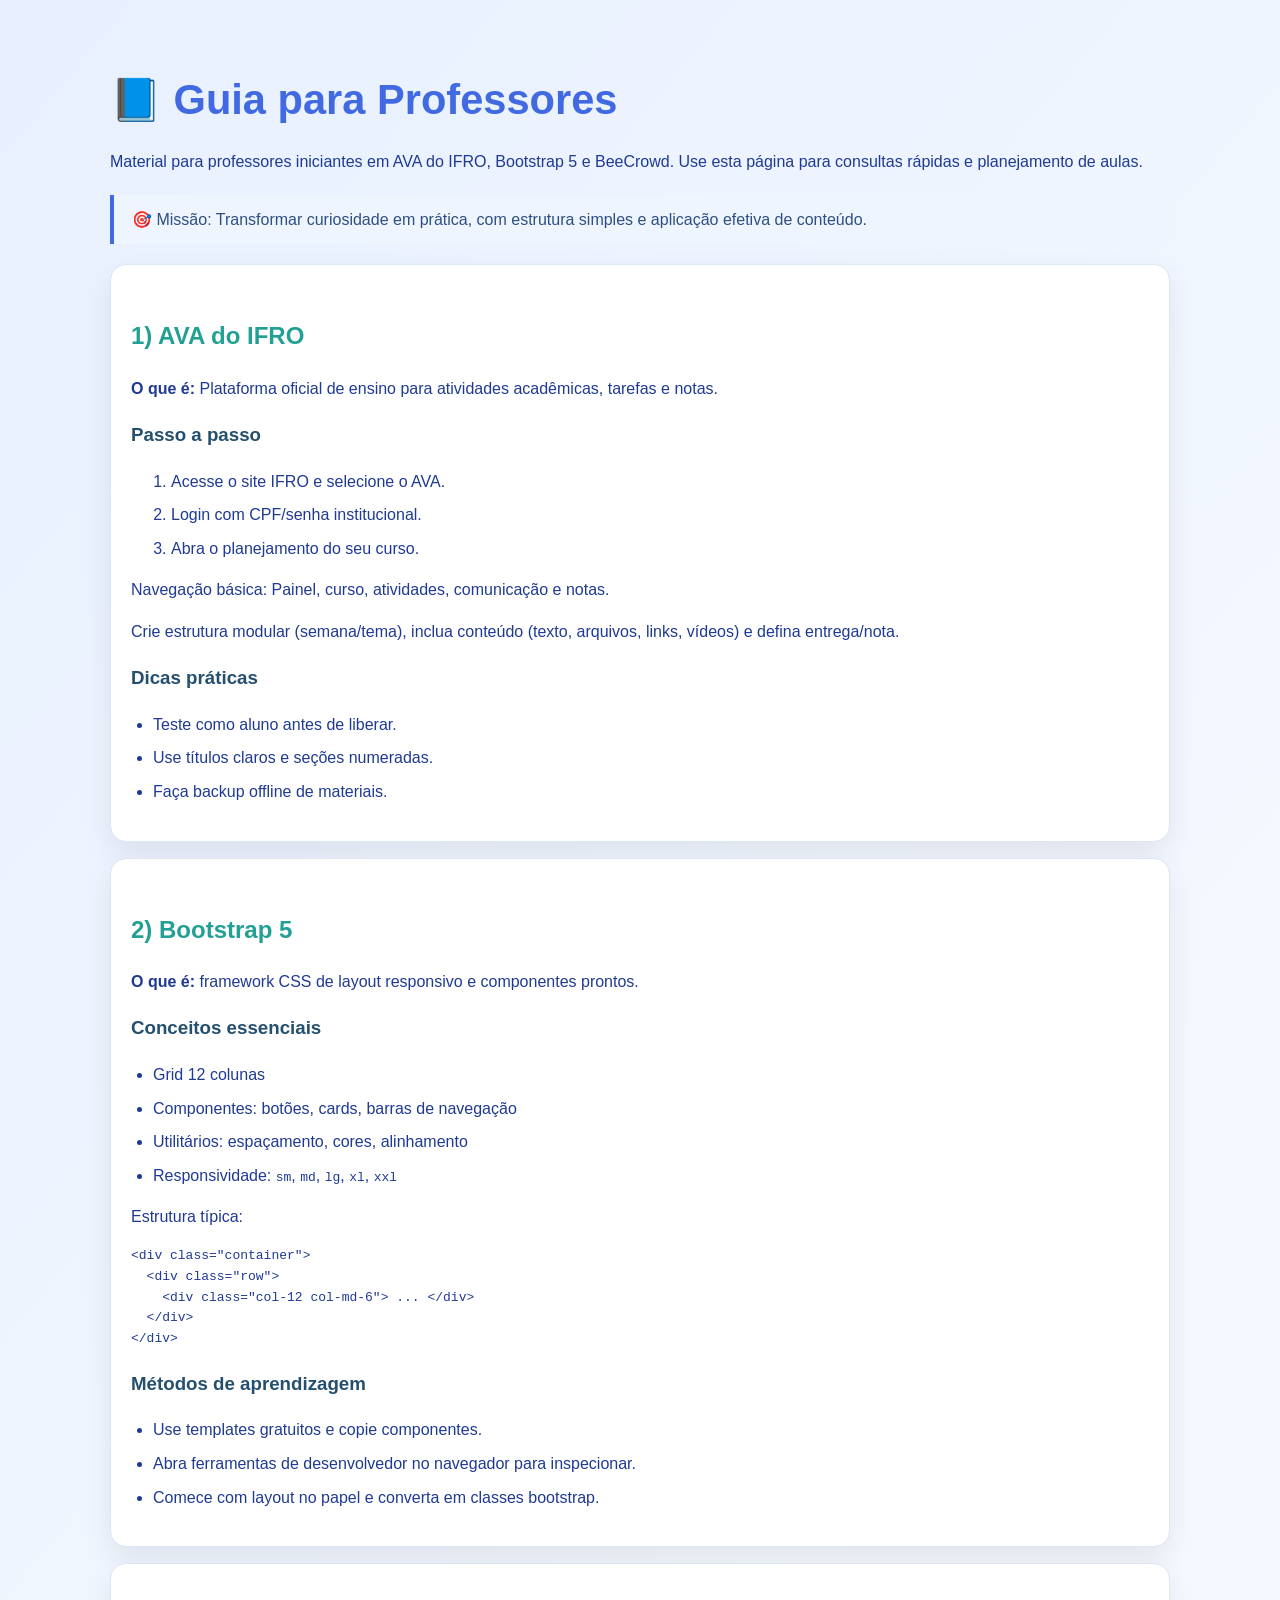
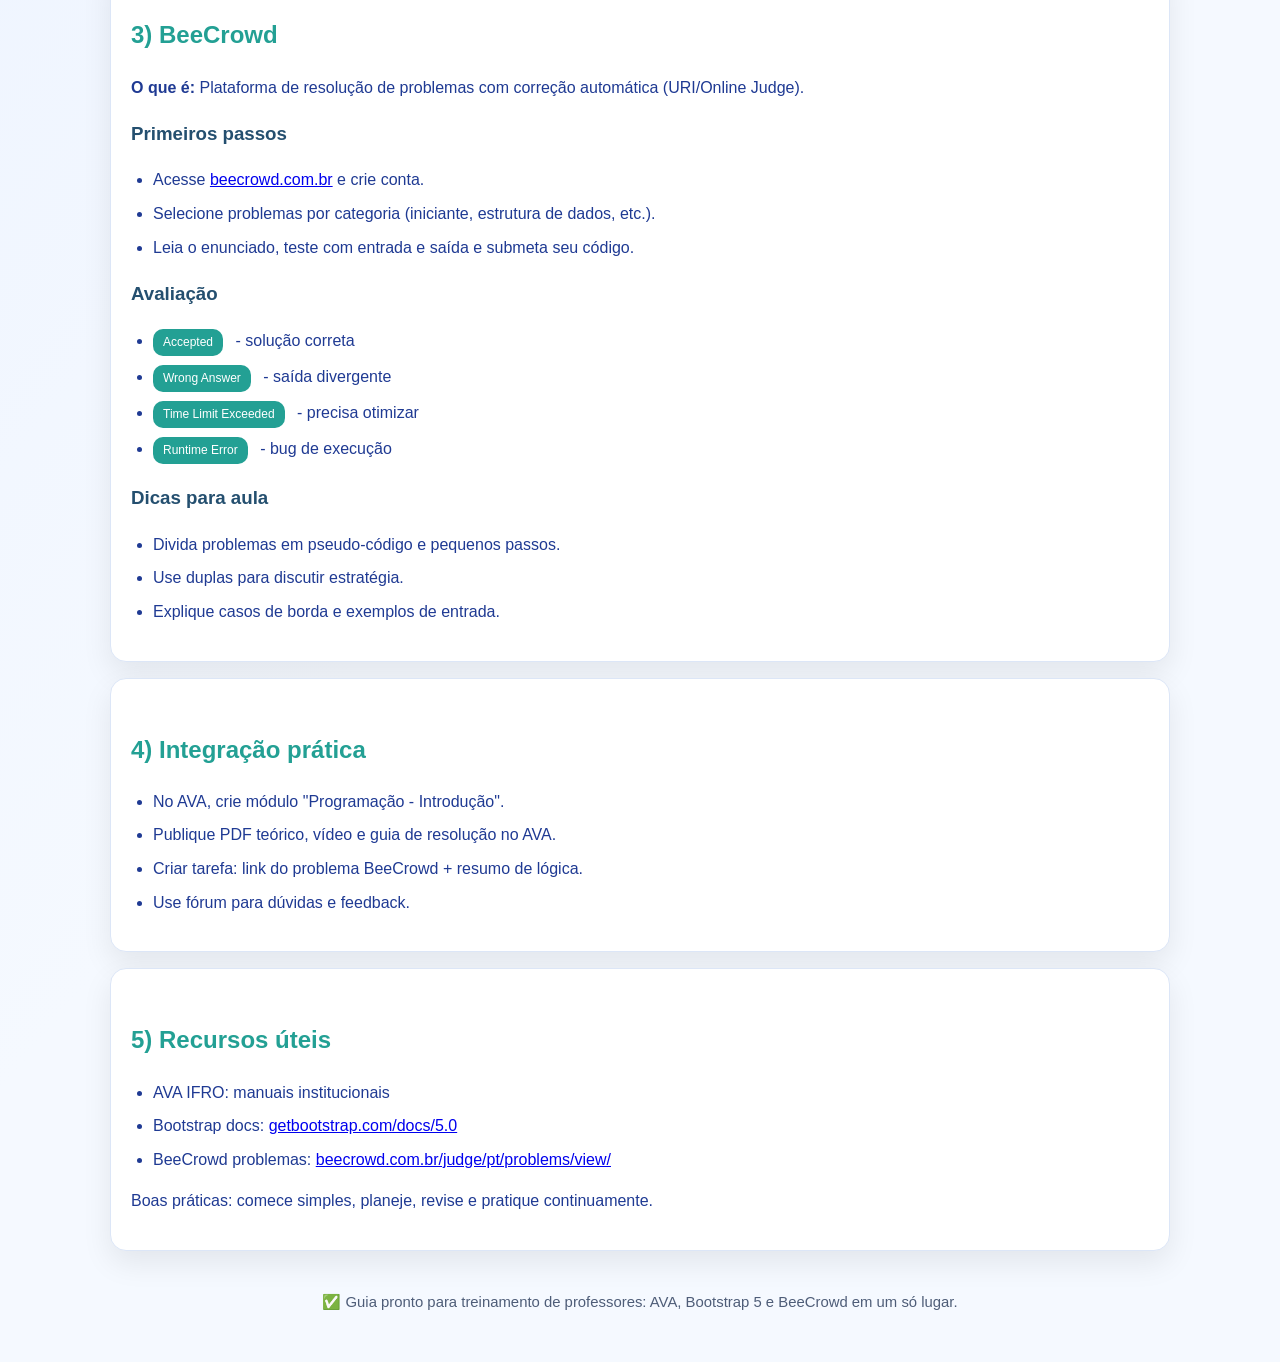
<file: index.html>
<!DOCTYPE html>
<html lang="pt-br">
<head>
    <meta charset="UTF-8">
    <meta name="viewport" content="width=device-width, initial-scale=1.0">
    <title>Guia para Professores - AVA, Bootstrap 5 e BeeCrowd</title>
    <link rel="stylesheet" href="src/estilos/index.css">
</head>
<body>
    <section class="page">
        <h1>📘 Guia para Professores</h1>
        <p>Material para professores iniciantes em AVA do IFRO, Bootstrap 5 e BeeCrowd. Use esta página para consultas rápidas e planejamento de aulas.</p>
        <blockquote>🎯 Missão: Transformar curiosidade em prática, com estrutura simples e aplicação efetiva de conteúdo.</blockquote>

        <div class="card">
            <h2>1) AVA do IFRO</h2>
            <p><strong>O que é:</strong> Plataforma oficial de ensino para atividades acadêmicas, tarefas e notas.</p>
            <h3>Passo a passo</h3>
            <ol>
                <li>Acesse o site IFRO e selecione o AVA.</li>
                <li>Login com CPF/senha institucional.</li>
                <li>Abra o planejamento do seu curso.</li>
            </ol>
            <p>Navegação básica: Painel, curso, atividades, comunicação e notas.</p>
            <p>Crie estrutura modular (semana/tema), inclua conteúdo (texto, arquivos, links, vídeos) e defina entrega/nota.</p>
            <h3>Dicas práticas</h3>
            <ul>
                <li>Teste como aluno antes de liberar.</li>
                <li>Use títulos claros e seções numeradas.</li>
                <li>Faça backup offline de materiais.</li>
            </ul>
        </div>

        <div class="card">
            <h2>2) Bootstrap 5</h2>
            <p><strong>O que é:</strong> framework CSS de layout responsivo e componentes prontos.</p>
            <h3>Conceitos essenciais</h3>
            <ul>
                <li>Grid 12 colunas</li>
                <li>Componentes: botões, cards, barras de navegação</li>
                <li>Utilitários: espaçamento, cores, alinhamento</li>
                <li>Responsividade: <code>sm</code>, <code>md</code>, <code>lg</code>, <code>xl</code>, <code>xxl</code></li>
            </ul>
            <p>Estrutura típica:</p>
            <pre><code>&lt;div class="container"&gt;
  &lt;div class="row"&gt;
    &lt;div class="col-12 col-md-6"&gt; ... &lt;/div&gt;
  &lt;/div&gt;
&lt;/div&gt;
</code></pre>
            <h3>Métodos de aprendizagem</h3>
            <ul>
                <li>Use templates gratuitos e copie componentes.</li>
                <li>Abra ferramentas de desenvolvedor no navegador para inspecionar.</li>
                <li>Comece com layout no papel e converta em classes bootstrap.</li>
            </ul>
        </div>

        <div class="card">
            <h2>3) BeeCrowd</h2>
            <p><strong>O que é:</strong> Plataforma de resolução de problemas com correção automática (URI/Online Judge).</p>
            <h3>Primeiros passos</h3>
            <ul>
                <li>Acesse <a href="https://www.beecrowd.com.br" target="_blank">beecrowd.com.br</a> e crie conta.</li>
                <li>Selecione problemas por categoria (iniciante, estrutura de dados, etc.).</li>
                <li>Leia o enunciado, teste com entrada e saída e submeta seu código.</li>
            </ul>
            <h3>Avaliação</h3>
            <ul>
                <li><span class="badge">Accepted</span> - solução correta</li>
                <li><span class="badge">Wrong Answer</span> - saída divergente</li>
                <li><span class="badge">Time Limit Exceeded</span> - precisa otimizar</li>
                <li><span class="badge">Runtime Error</span> - bug de execução</li>
            </ul>
            <h3>Dicas para aula</h3>
            <ul>
                <li>Divida problemas em pseudo-código e pequenos passos.</li>
                <li>Use duplas para discutir estratégia.</li>
                <li>Explique casos de borda e exemplos de entrada.</li>
            </ul>
        </div>

        <div class="card">
            <h2>4) Integração prática</h2>
            <ul>
                <li>No AVA, crie módulo "Programação - Introdução".</li>
                <li>Publique PDF teórico, vídeo e guia de resolução no AVA.</li>
                <li>Criar tarefa: link do problema BeeCrowd + resumo de lógica.</li>
                <li>Use fórum para dúvidas e feedback.</li>
            </ul>
        </div>

        <div class="card">
            <h2>5) Recursos úteis</h2>
            <ul>
                <li>AVA IFRO: manuais institucionais</li>
                <li>Bootstrap docs: <a href="https://getbootstrap.com/docs/5.0/getting-started/introduction/" target="_blank">getbootstrap.com/docs/5.0</a></li>
                <li>BeeCrowd problemas: <a href="https://www.beecrowd.com.br/judge/pt/problems/view/" target="_blank">beecrowd.com.br/judge/pt/problems/view/</a></li>
            </ul>
            <p>Boas práticas: comece simples, planeje, revise e pratique continuamente.</p>
        </div>

        <div class="footer">✅ Guia pronto para treinamento de professores: AVA, Bootstrap 5 e BeeCrowd em um só lugar.</div>
    </section>
</body>
</html>
</file>
<file: src/estilos/index.css>
:root {
    --bg: #f5f9ff;
    --card: #ffffff;
    --text: #1f3a93;
    --accent: #4169e1;
    --accent-2: #23a094;
    --muted: #4e5d78;
    --border: #dce6f7;
    --shadow: 0 12px 30px rgba(0, 0, 0, 0.08);
}
* { box-sizing: border-box; }
body {
    font-family: 'Segoe UI', Tahoma, Geneva, Verdana, sans-serif;
    margin: 0;
    background: linear-gradient(130deg, #e8f0ff 0%, var(--bg) 60%);
    color: var(--text);
    line-height: 1.6;
}
.page {
    max-width: 1100px;
    margin: auto;
    padding: 32px 20px 48px;
}
h1 {
    color: var(--accent);
    font-size: clamp(1.9rem, 4vw, 2.6rem);
    margin-bottom: 8px;
}
h2 { color: var(--accent-2); margin-top: 2rem; }
h3 { color: #244f6f; }
p { margin: 16px 0; }
blockquote {
    border-left: 4px solid var(--accent);
    margin: 20px 0;
    padding: 12px 18px;
    background: #eef5ff;
    color: #2d4f81;
}
.card {
    background: var(--card);
    border: 1px solid var(--border);
    border-radius: 16px;
    box-shadow: var(--shadow);
    padding: 20px;
    margin-top: 16px;
}
.grid {
    display: grid;
    grid-template-columns: repeat(auto-fit, minmax(220px, 1fr));
    gap: 16px;
}
.badge { display: inline-block; padding: 4px 10px; border-radius: 10px; background: var(--accent-2); color: white; font-size: 0.75rem; margin-right: 8px; }
ul { padding-left: 22px; }
li { margin-bottom: 8px; }
.footer {
    margin-top: 40px;
    font-size: 0.93rem;
    color: var(--muted);
    text-align: center;
}
</file>
